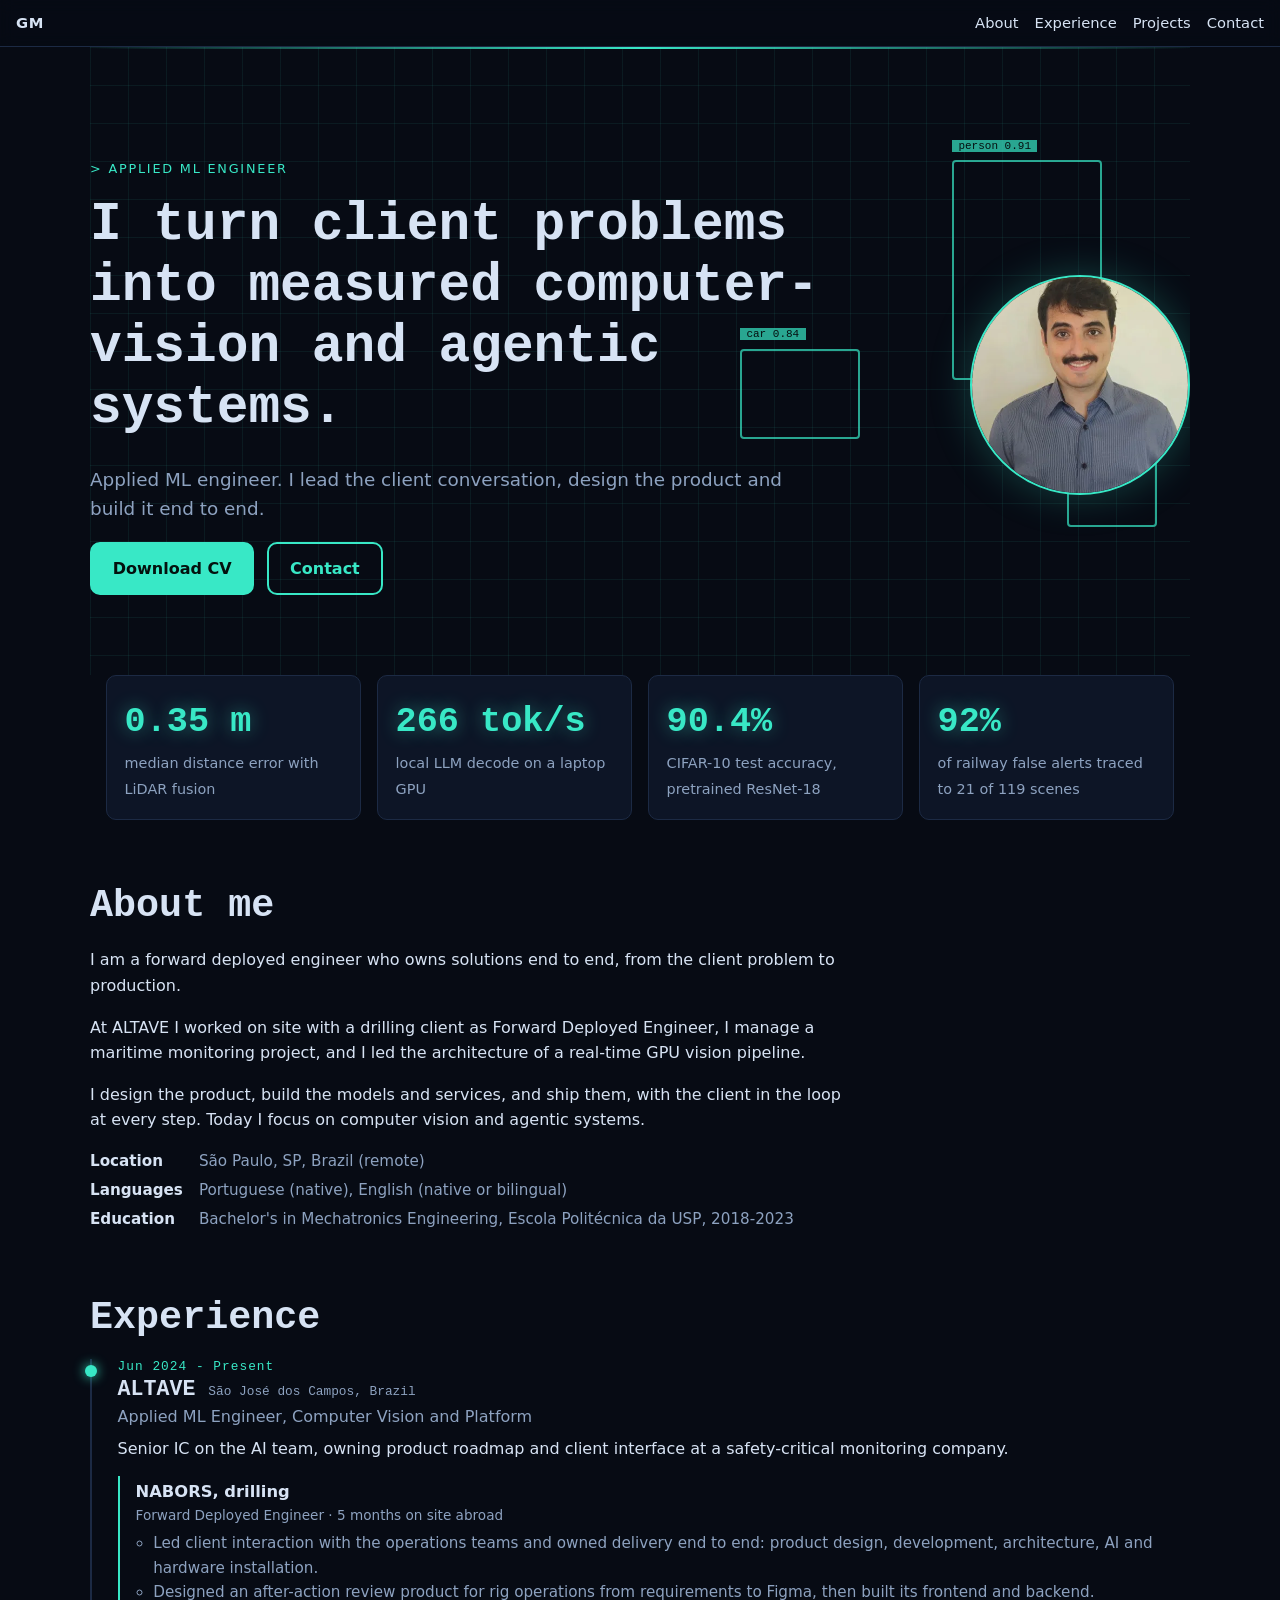
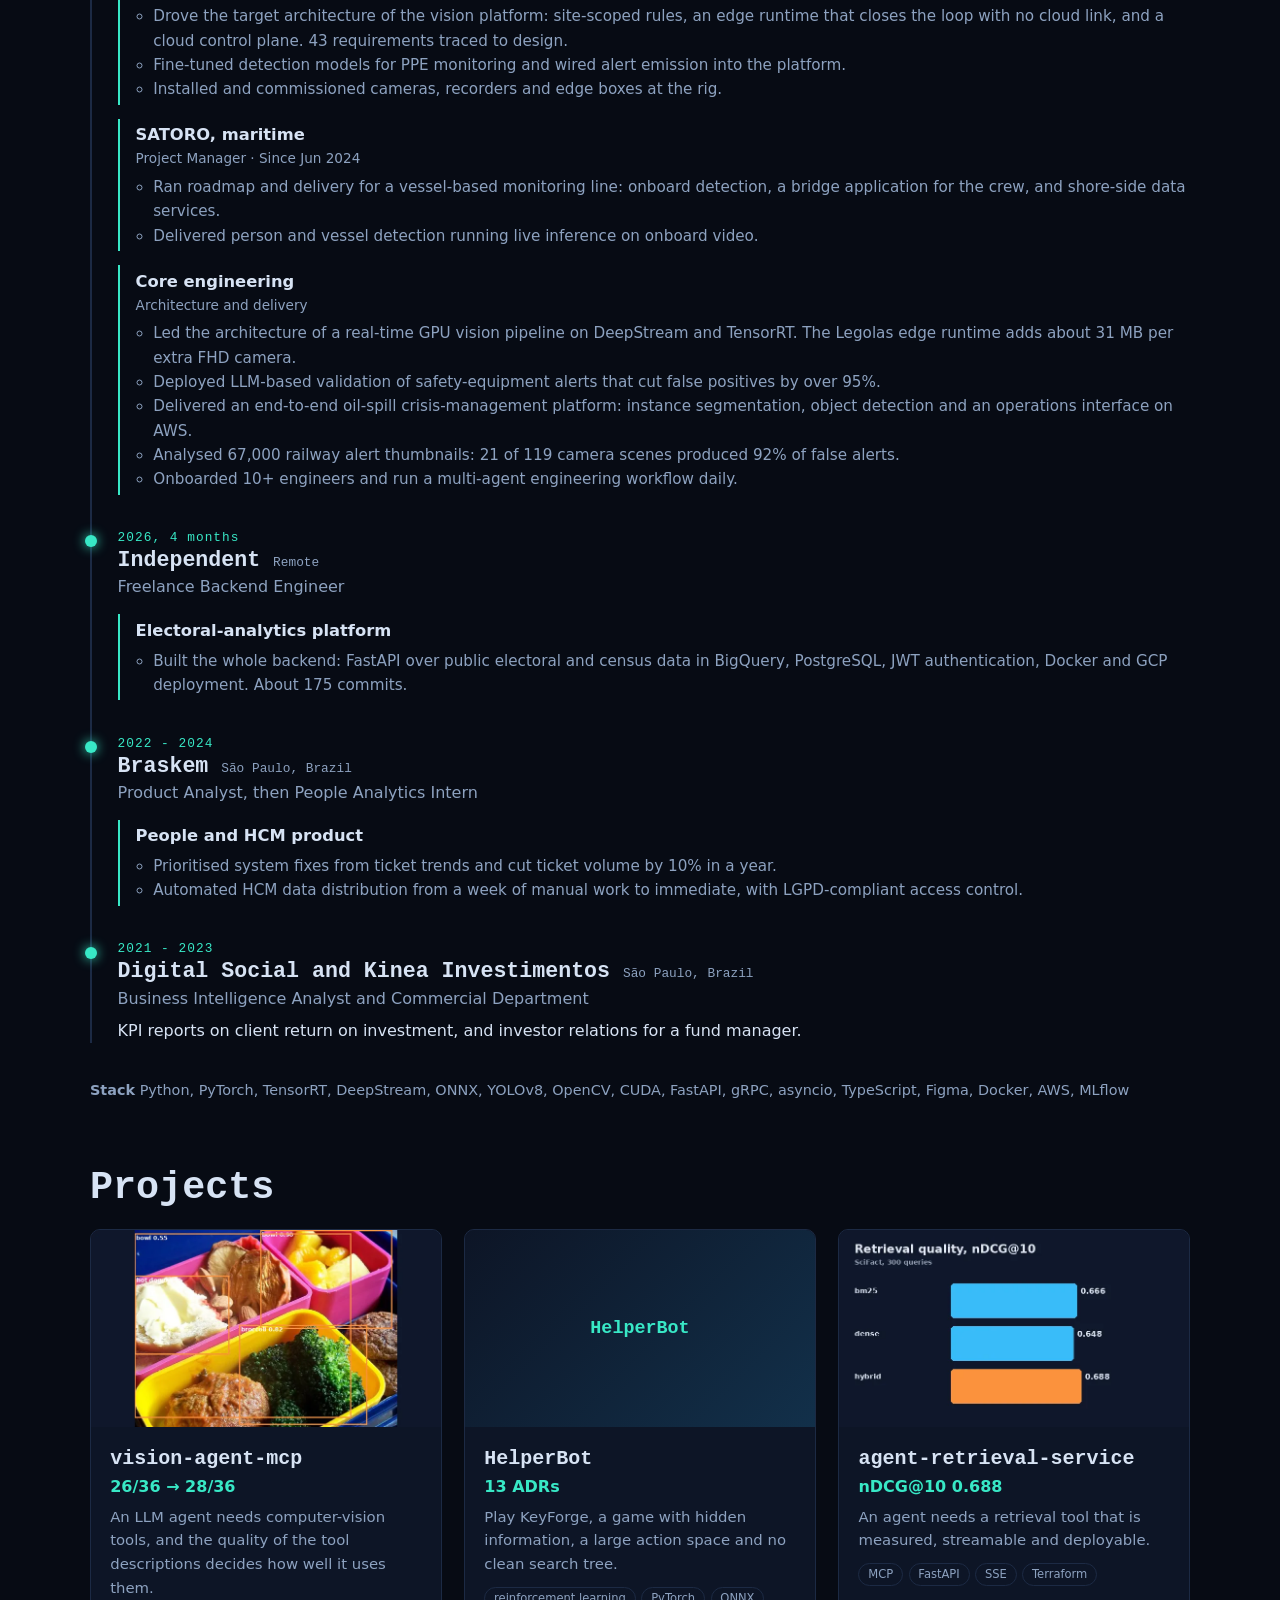
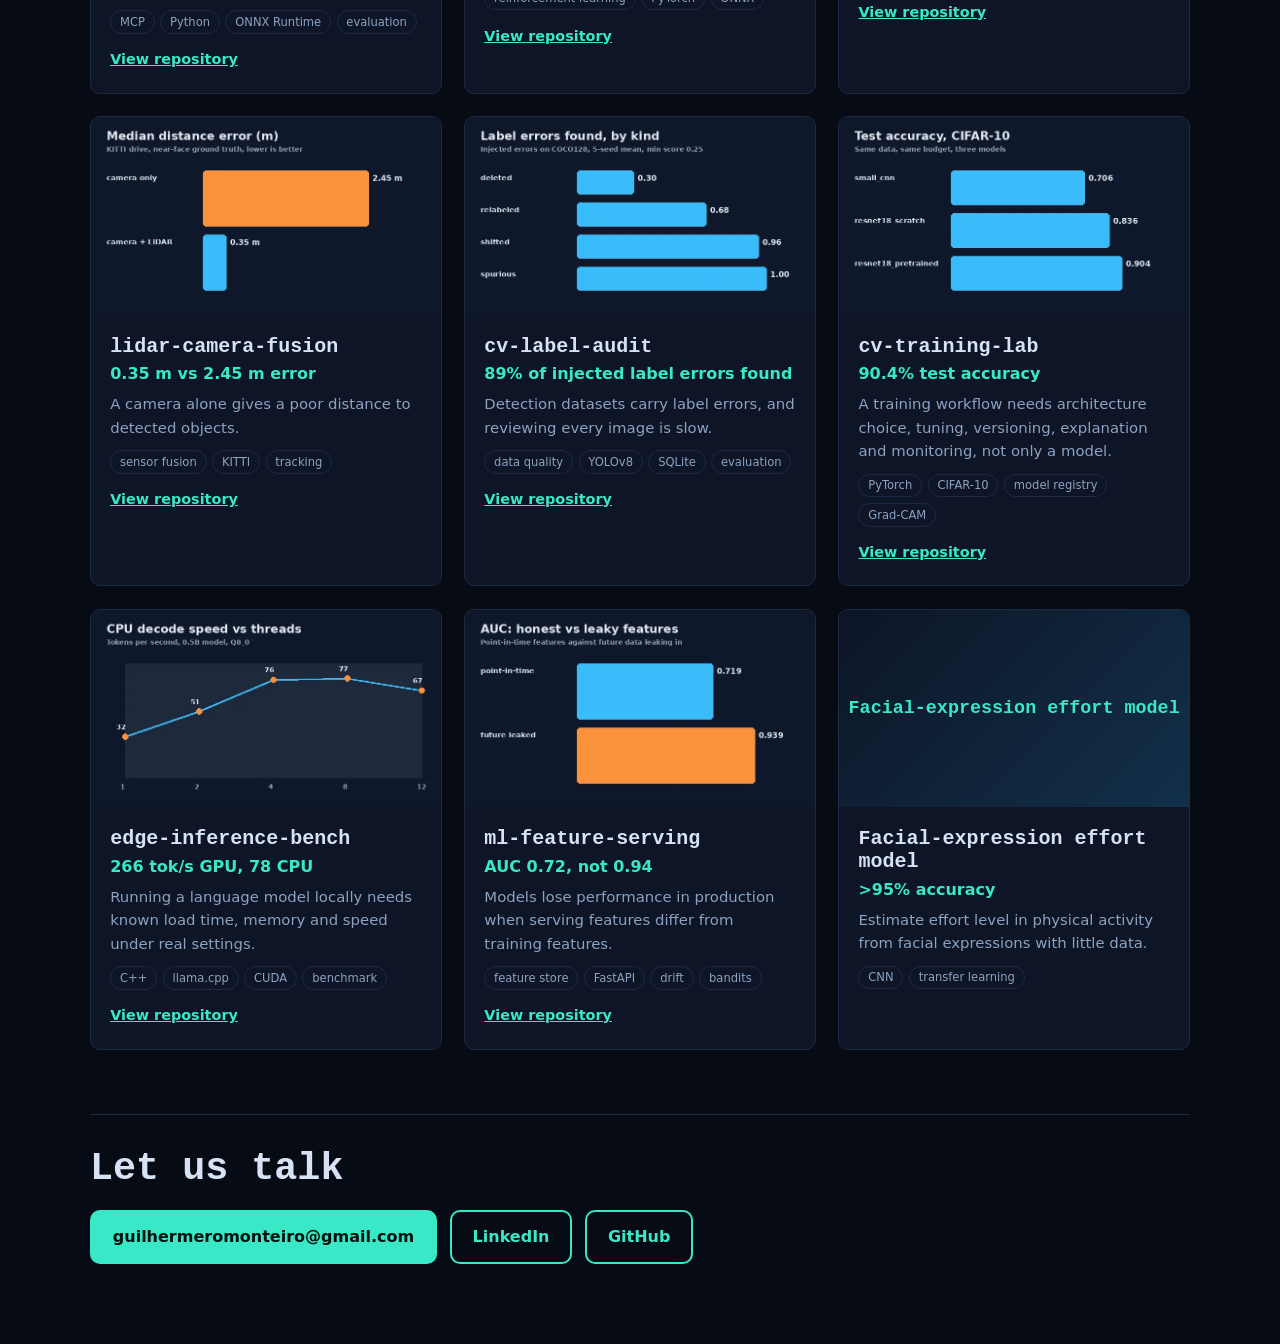
<file: index.html>
<!doctype html>
<html lang="en"><head><meta charset="utf-8"><meta name="viewport" content="width=device-width,initial-scale=1">
<title>Guilherme Monteiro - Portfolio</title>
<meta name="description" content="I turn client problems into measured computer-vision and agentic systems.">
<link rel="stylesheet" href="style.css"></head>
<body>
<nav class="bar"><a class="brand" href="#top">GM</a><span><a href="#about">About</a><a href="#experience">Experience</a><a href="#projects">Projects</a><a href="#contact">Contact</a></span></nav>
<header class="hero" id="top"><div class="hero-art" aria-hidden="true"><i></i><i></i><i></i><b></b></div><div class="hero-inner"><p class="eyebrow">Applied ML engineer</p><h1>I turn client problems into measured computer-vision and agentic systems.</h1><p class="support">Applied ML engineer. I lead the client conversation, design the product and build it end to end.</p><p class="cta"><a class="btn primary" href="assets/guilherme-monteiro-cv.pdf" download>Download CV</a><a class="btn" href="#contact">Contact</a></p></div><img class="photo" src="assets/profile.webp" width="400" height="400" alt="Portrait of Guilherme Monteiro" decoding="async"></header>
<main><section class="numbers" aria-label="Key numbers"><ul><li class="reveal"><strong>0.35 m</strong><span>median distance error with LiDAR fusion</span></li><li class="reveal"><strong>266 tok/s</strong><span>local LLM decode on a laptop GPU</span></li><li class="reveal"><strong>90.4%</strong><span>CIFAR-10 test accuracy, pretrained ResNet-18</span></li><li class="reveal"><strong>92%</strong><span>of railway false alerts traced to 21 of 119 scenes</span></li></ul></section><section class="about reveal" id="about"><h2>About me</h2><p>I am a forward deployed engineer who owns solutions end to end, from the client problem to production.</p><p>At ALTAVE I worked on site with a drilling client as Forward Deployed Engineer, I manage a maritime monitoring project, and I led the architecture of a real-time GPU vision pipeline.</p><p>I design the product, build the models and services, and ship them, with the client in the loop at every step. Today I focus on computer vision and agentic systems.</p><dl class="facts"><dt>Location</dt><dd>São Paulo, SP, Brazil (remote)</dd><dt>Languages</dt><dd>Portuguese (native), English (native or bilingual)</dd><dt>Education</dt><dd>Bachelor&#x27;s in Mechatronics Engineering, Escola Politécnica da USP, 2018-2023</dd></dl></section><section id="experience"><h2>Experience</h2><ol class="timeline"><li class="role reveal"><span class="dot" aria-hidden="true"></span><p class="period">Jun 2024 - Present</p><h3>ALTAVE <small>São José dos Campos, Brazil</small></h3><p class="title">Applied ML Engineer, Computer Vision and Platform</p><p class="summary">Senior IC on the AI team, owning product roadmap and client interface at a safety-critical monitoring company.</p><div class="engagement"><h4>NABORS, drilling</h4><p class="meta">Forward Deployed Engineer · 5 months on site abroad</p><ul><li>Led client interaction with the operations teams and owned delivery end to end: product design, development, architecture, AI and hardware installation.</li><li>Designed an after-action review product for rig operations from requirements to Figma, then built its frontend and backend.</li><li>Drove the target architecture of the vision platform: site-scoped rules, an edge runtime that closes the loop with no cloud link, and a cloud control plane. 43 requirements traced to design.</li><li>Fine-tuned detection models for PPE monitoring and wired alert emission into the platform.</li><li>Installed and commissioned cameras, recorders and edge boxes at the rig.</li></ul></div><div class="engagement"><h4>SATORO, maritime</h4><p class="meta">Project Manager · Since Jun 2024</p><ul><li>Ran roadmap and delivery for a vessel-based monitoring line: onboard detection, a bridge application for the crew, and shore-side data services.</li><li>Delivered person and vessel detection running live inference on onboard video.</li></ul></div><div class="engagement"><h4>Core engineering</h4><p class="meta">Architecture and delivery</p><ul><li>Led the architecture of a real-time GPU vision pipeline on DeepStream and TensorRT. The Legolas edge runtime adds about 31 MB per extra FHD camera.</li><li>Deployed LLM-based validation of safety-equipment alerts that cut false positives by over 95%.</li><li>Delivered an end-to-end oil-spill crisis-management platform: instance segmentation, object detection and an operations interface on AWS.</li><li>Analysed 67,000 railway alert thumbnails: 21 of 119 camera scenes produced 92% of false alerts.</li><li>Onboarded 10+ engineers and run a multi-agent engineering workflow daily.</li></ul></div></li><li class="role reveal"><span class="dot" aria-hidden="true"></span><p class="period">2026, 4 months</p><h3>Independent <small>Remote</small></h3><p class="title">Freelance Backend Engineer</p><div class="engagement"><h4>Electoral-analytics platform</h4><ul><li>Built the whole backend: FastAPI over public electoral and census data in BigQuery, PostgreSQL, JWT authentication, Docker and GCP deployment. About 175 commits.</li></ul></div></li><li class="role reveal"><span class="dot" aria-hidden="true"></span><p class="period">2022 - 2024</p><h3>Braskem <small>São Paulo, Brazil</small></h3><p class="title">Product Analyst, then People Analytics Intern</p><div class="engagement"><h4>People and HCM product</h4><ul><li>Prioritised system fixes from ticket trends and cut ticket volume by 10% in a year.</li><li>Automated HCM data distribution from a week of manual work to immediate, with LGPD-compliant access control.</li></ul></div></li><li class="role reveal"><span class="dot" aria-hidden="true"></span><p class="period">2021 - 2023</p><h3>Digital Social and Kinea Investimentos <small>São Paulo, Brazil</small></h3><p class="title">Business Intelligence Analyst and Commercial Department</p><p class="summary">KPI reports on client return on investment, and investor relations for a fund manager.</p></li></ol><p class="stack reveal"><strong>Stack</strong> Python, PyTorch, TensorRT, DeepStream, ONNX, YOLOv8, OpenCV, CUDA, FastAPI, gRPC, asyncio, TypeScript, Figma, Docker, AWS, MLflow</p></section><section id="projects"><h2>Projects</h2><div class="grid"><article class="card reveal" style="--i:0"><img class="media" src="assets/vision-agent-mcp.webp" width="720" height="405" loading="lazy" decoding="async" alt="Output of vision-agent-mcp"><div class="card-body"><h3>vision-agent-mcp</h3><p class="headline">26/36 → 28/36</p><p class="problem">An LLM agent needs computer-vision tools, and the quality of the tool descriptions decides how well it uses them.</p><div class="tags"><span class="tag">MCP</span><span class="tag">Python</span><span class="tag">ONNX Runtime</span><span class="tag">evaluation</span></div><a class="repo" href="https://github.com/guilherme-r-monteiro/vision-agent-mcp">View repository</a></div></article><article class="card reveal" style="--i:1"><div class="media media-text" aria-hidden="true"><span>HelperBot</span></div><div class="card-body"><h3>HelperBot</h3><p class="headline">13 ADRs</p><p class="problem">Play KeyForge, a game with hidden information, a large action space and no clean search tree.</p><div class="tags"><span class="tag">reinforcement learning</span><span class="tag">PyTorch</span><span class="tag">ONNX</span></div><a class="repo" href="https://github.com/guilherme-r-monteiro/helper-bot">View repository</a></div></article><article class="card reveal" style="--i:2"><img class="media" src="assets/agent-retrieval-service.webp" width="720" height="405" loading="lazy" decoding="async" alt="Output of agent-retrieval-service"><div class="card-body"><h3>agent-retrieval-service</h3><p class="headline">nDCG@10 0.688</p><p class="problem">An agent needs a retrieval tool that is measured, streamable and deployable.</p><div class="tags"><span class="tag">MCP</span><span class="tag">FastAPI</span><span class="tag">SSE</span><span class="tag">Terraform</span></div><a class="repo" href="https://github.com/guilherme-r-monteiro/agent-retrieval-service">View repository</a></div></article><article class="card reveal" style="--i:0"><img class="media" src="assets/lidar-camera-fusion.webp" width="720" height="405" loading="lazy" decoding="async" alt="Output of lidar-camera-fusion"><div class="card-body"><h3>lidar-camera-fusion</h3><p class="headline">0.35 m vs 2.45 m error</p><p class="problem">A camera alone gives a poor distance to detected objects.</p><div class="tags"><span class="tag">sensor fusion</span><span class="tag">KITTI</span><span class="tag">tracking</span></div><a class="repo" href="https://github.com/guilherme-r-monteiro/lidar-camera-fusion">View repository</a></div></article><article class="card reveal" style="--i:1"><img class="media" src="assets/cv-label-audit.webp" width="720" height="405" loading="lazy" decoding="async" alt="Output of cv-label-audit"><div class="card-body"><h3>cv-label-audit</h3><p class="headline">89% of injected label errors found</p><p class="problem">Detection datasets carry label errors, and reviewing every image is slow.</p><div class="tags"><span class="tag">data quality</span><span class="tag">YOLOv8</span><span class="tag">SQLite</span><span class="tag">evaluation</span></div><a class="repo" href="https://github.com/guilherme-r-monteiro/cv-label-audit">View repository</a></div></article><article class="card reveal" style="--i:2"><img class="media" src="assets/cv-training-lab.webp" width="720" height="405" loading="lazy" decoding="async" alt="Output of cv-training-lab"><div class="card-body"><h3>cv-training-lab</h3><p class="headline">90.4% test accuracy</p><p class="problem">A training workflow needs architecture choice, tuning, versioning, explanation and monitoring, not only a model.</p><div class="tags"><span class="tag">PyTorch</span><span class="tag">CIFAR-10</span><span class="tag">model registry</span><span class="tag">Grad-CAM</span></div><a class="repo" href="https://github.com/guilherme-r-monteiro/cv-training-lab">View repository</a></div></article><article class="card reveal" style="--i:0"><img class="media" src="assets/edge-inference-bench.webp" width="720" height="405" loading="lazy" decoding="async" alt="Output of edge-inference-bench"><div class="card-body"><h3>edge-inference-bench</h3><p class="headline">266 tok/s GPU, 78 CPU</p><p class="problem">Running a language model locally needs known load time, memory and speed under real settings.</p><div class="tags"><span class="tag">C++</span><span class="tag">llama.cpp</span><span class="tag">CUDA</span><span class="tag">benchmark</span></div><a class="repo" href="https://github.com/guilherme-r-monteiro/edge-inference-bench">View repository</a></div></article><article class="card reveal" style="--i:1"><img class="media" src="assets/ml-feature-serving.webp" width="720" height="405" loading="lazy" decoding="async" alt="Output of ml-feature-serving"><div class="card-body"><h3>ml-feature-serving</h3><p class="headline">AUC 0.72, not 0.94</p><p class="problem">Models lose performance in production when serving features differ from training features.</p><div class="tags"><span class="tag">feature store</span><span class="tag">FastAPI</span><span class="tag">drift</span><span class="tag">bandits</span></div><a class="repo" href="https://github.com/guilherme-r-monteiro/ml-feature-serving">View repository</a></div></article><article class="card reveal" style="--i:2"><div class="media media-text" aria-hidden="true"><span>Facial-expression effort model</span></div><div class="card-body"><h3>Facial-expression effort model</h3><p class="headline">&gt;95% accuracy</p><p class="problem">Estimate effort level in physical activity from facial expressions with little data.</p><div class="tags"><span class="tag">CNN</span><span class="tag">transfer learning</span></div></div></article></div></section></main>
<footer id="contact"><h2>Let us talk</h2><p><a class="btn primary" href="mailto:guilhermeromonteiro@gmail.com">guilhermeromonteiro@gmail.com</a><a class="btn" href="https://www.linkedin.com/in/grmonteiro">LinkedIn</a><a class="btn" href="https://github.com/guilherme-r-monteiro">GitHub</a></p></footer>
<script src="site.js" defer></script></body></html>
</file>
<file: style.css>
:root{--bg:#070b14;--ink:#d7e3f4;--muted:#8da2c0;--accent:#38e8c6;--on-accent:#04110e;--card:#0d1526;--line:#1c2a44;--bar:rgba(7,11,20,.85);--radius:10px;--shadow:0 0 0 1px #38e8c6,0 10px 30px rgba(56,232,198,.18);--font:system-ui,-apple-system,"Segoe UI",Roboto,sans-serif;--display:ui-monospace,SFMono-Regular,Menlo,Consolas,monospace}
*{box-sizing:border-box}
html{scroll-behavior:smooth}
body{margin:0;background:var(--bg);color:var(--ink);font:16px/1.6 var(--font);-webkit-font-smoothing:antialiased}
a{color:var(--accent)}
img{max-width:100%;height:auto;display:block}
h1,h2,h3{line-height:1.15;margin:0 0 .5em;font-family:var(--display,var(--font))}
.bar{position:sticky;top:0;z-index:5;display:flex;justify-content:space-between;align-items:center;padding:.7rem 16px;background:var(--bar);backdrop-filter:blur(8px);border-bottom:1px solid var(--line)}
.bar span{display:flex;gap:1rem;flex-wrap:wrap;justify-content:flex-end}
.bar a{text-decoration:none;color:var(--ink);font-size:.92rem}
.brand{font-weight:800;letter-spacing:.05em}
.hero,.numbers,main,footer{width:min(1100px,100% - 32px);margin-inline:auto}
.hero{position:relative;padding:clamp(3rem,10vw,7rem) 0 clamp(2rem,6vw,4rem)}
.hero-inner{position:relative;max-width:46rem}
.eyebrow{text-transform:uppercase;letter-spacing:.14em;font-size:.8rem;color:var(--accent);margin:0 0 1rem}
.hero h1{font-size:clamp(2rem,6vw,3.6rem)}
.support{font-size:1.15rem;color:var(--muted)}
.cta,footer p{display:flex;gap:.8rem;flex-wrap:wrap}
.btn{display:inline-block;padding:.75rem 1.3rem;border-radius:var(--radius);border:2px solid var(--accent);color:var(--accent);text-decoration:none;font-weight:600;transition:transform .2s,box-shadow .2s,background .2s}
.btn.primary{background:var(--accent);color:var(--on-accent)}
.btn:hover{transform:translateY(-2px);box-shadow:var(--shadow)}
.numbers ul{list-style:none;margin:0 0 3rem;padding:0;display:grid;grid-template-columns:repeat(auto-fit,minmax(210px,1fr));gap:1rem}
.numbers li{padding:1.1rem;border-radius:var(--radius);background:var(--card);border:1px solid var(--line)}
.numbers strong{display:block;font-size:clamp(1.6rem,4vw,2.2rem);font-family:var(--display,var(--font));color:var(--accent)}
.numbers span{font-size:.9rem;color:var(--muted)}
section{margin-bottom:4rem}
h2{font-size:clamp(1.6rem,4vw,2.4rem)}
.photo{width:180px;height:180px;border-radius:var(--photo-radius,50%);object-fit:cover;background:var(--card);border:1px solid var(--line)}
.placeholder{display:grid;place-items:center;font-size:3rem;font-weight:800;color:var(--accent)}
.draft{display:inline-block;font-size:.75rem;padding:.1rem .6rem;border-radius:99px;background:var(--line);color:var(--muted);margin:0 0 .8rem}
.facts{display:grid;grid-template-columns:auto 1fr;gap:.3rem 1rem;align-items:baseline;font-size:.95rem}
.facts dt{font-weight:700;margin-top:0}.facts dd{margin:0;color:var(--muted)}
.grid{display:grid;grid-template-columns:repeat(auto-fill,minmax(310px,1fr));gap:1.4rem}
.card{display:flex;flex-direction:column;border-radius:var(--radius);background:var(--card);border:1px solid var(--line);overflow:hidden;transition:transform .25s,box-shadow .25s}
.card:hover{transform:translateY(-6px);box-shadow:var(--shadow)}
.media{width:100%;aspect-ratio:16/9;object-fit:cover;background:var(--line)}
.media-text{display:grid;place-items:center;color:var(--muted);font-size:.9rem}
.card-body{padding:1.1rem 1.2rem 1.3rem}
.kind{margin:0;font-size:.75rem;text-transform:uppercase;letter-spacing:.1em;color:var(--muted)}
.card h3{font-size:1.25rem;margin:.2rem 0}
.headline{font-weight:700;color:var(--accent);margin:0 0 .4rem}
.problem{font-size:.93rem;color:var(--muted);margin:0 0 .6rem}
.tags{display:flex;flex-wrap:wrap;gap:.35rem;margin-bottom:.6rem}
.tag{font-size:.72rem;padding:.1rem .55rem;border-radius:99px;border:1px solid var(--line);color:var(--muted)}
summary{cursor:pointer;font-weight:600;font-size:.9rem}
dl{font-size:.9rem}dt{font-weight:700}dd{margin:0;color:var(--muted)}
.steps ol{list-style:none;margin:0;padding:0;display:grid;grid-template-columns:repeat(auto-fit,minmax(220px,1fr));gap:1.2rem}
.steps li{padding:1.2rem;border-radius:var(--radius);background:var(--card);border:1px solid var(--line)}
.step-no{font-family:var(--display,var(--font));font-weight:800;color:var(--accent);font-size:1.4rem}
.steps h3{font-size:1.1rem;margin:.2rem 0}.steps p{margin:0;color:var(--muted);font-size:.95rem}
footer{padding:2rem 0 4rem;border-top:1px solid var(--line)}
.small{font-size:.8rem;color:var(--muted)}
.motion .reveal{opacity:0;transform:translateY(24px);transition:opacity .6s ease,transform .6s ease;transition-delay:calc(var(--i,0)*80ms)}
.motion .reveal.in{opacity:1;transform:none}
@media (max-width:640px){.photo{width:130px;height:130px}.bar span{gap:.6rem}.bar a{font-size:.8rem}}
@media (prefers-reduced-motion:reduce){*,*::before,*::after{animation:none!important;transition:none!important;scroll-behavior:auto!important}.reveal{opacity:1!important;transform:none!important}}
.hero{overflow:hidden}
.hero h1{font-size:clamp(1.9rem,5.4vw,3.3rem)}
.eyebrow::before{content:"> ";animation:blink 1.1s steps(2) infinite}
.hero-art{position:absolute;inset:0;z-index:0;background:linear-gradient(rgba(56,232,198,.07) 1px,transparent 1px) 0 0/100% 38px,linear-gradient(90deg,rgba(56,232,198,.07) 1px,transparent 1px) 0 0/38px 100%}
.hero-art i{position:absolute;border:2px solid var(--accent);border-radius:4px;opacity:.7;animation:drift 9s ease-in-out infinite alternate}
.hero-art i::after{content:"person 0.91";position:absolute;top:-1.4rem;left:-2px;font:11px var(--display);background:var(--accent);color:var(--on-accent);padding:0 .4rem}
.hero-art i:nth-child(1){right:8%;top:18%;width:150px;height:220px}
.hero-art i:nth-child(2){right:30%;top:48%;width:120px;height:90px;animation-delay:-3s}
.hero-art i:nth-child(2)::after{content:"car 0.84"}
.hero-art i:nth-child(3){right:3%;top:62%;width:90px;height:90px;animation-delay:-6s}
.hero-art i:nth-child(3)::after{content:"dog 0.77"}
.hero-art b{position:absolute;left:0;right:0;height:2px;background:linear-gradient(90deg,transparent,var(--accent),transparent);animation:scan 5s linear infinite}
.hero-inner{z-index:1}
.numbers strong,.step-no{text-shadow:0 0 18px rgba(56,232,198,.45)}
.card:hover{border-color:var(--accent)}
@keyframes drift{from{transform:translate(0,0)}to{transform:translate(-26px,16px)}}
@keyframes scan{from{top:0}to{top:100%}}
@keyframes blink{50%{opacity:0}}
@media (max-width:640px){.hero-art i{opacity:.15}}

.hero{display:flex;gap:2rem;align-items:center;justify-content:space-between}
.hero .photo{position:relative;z-index:1;width:220px;height:220px;flex:none;border:2px solid var(--accent);box-shadow:0 0 40px rgba(56,232,198,.25)}
.about{max-width:48rem}
.timeline{list-style:none;margin:0 0 1.5rem;padding:0 0 0 1.6rem;border-left:2px solid var(--line)}
.role{position:relative;margin-bottom:2.2rem}
.dot{position:absolute;left:calc(-1.6rem - 7px);top:.35rem;width:12px;height:12px;border-radius:50%;background:var(--accent);box-shadow:0 0 12px var(--accent)}
.period{margin:0;font:.8rem var(--display);color:var(--accent);letter-spacing:.08em}
.role h3{margin:.2rem 0 0;font-size:1.35rem}.role small{font-weight:400;font-size:.8rem;color:var(--muted)}
.title{margin:.1rem 0 .4rem;color:var(--muted)}.summary{margin:0 0 .8rem}
.engagement{margin:.9rem 0;padding:.2rem 0 .2rem 1rem;border-left:2px solid var(--accent)}
.engagement h4{margin:0;font-size:1.02rem}.meta{margin:0 0 .3rem;font-size:.85rem;color:var(--muted)}
.engagement ul{margin:.3rem 0 0;padding-left:1.1rem;color:var(--muted);font-size:.95rem}
.stack{color:var(--muted);font-size:.9rem}
.repo{display:inline-block;margin-top:.3rem;font-weight:600;font-size:.9rem}
.media-text{background:linear-gradient(135deg,#0d1526,#12304a);font:700 1.15rem var(--display);color:var(--accent)}
@media (max-width:760px){.hero{flex-direction:column-reverse;align-items:flex-start}.hero .photo{width:140px;height:140px}}
</file>
